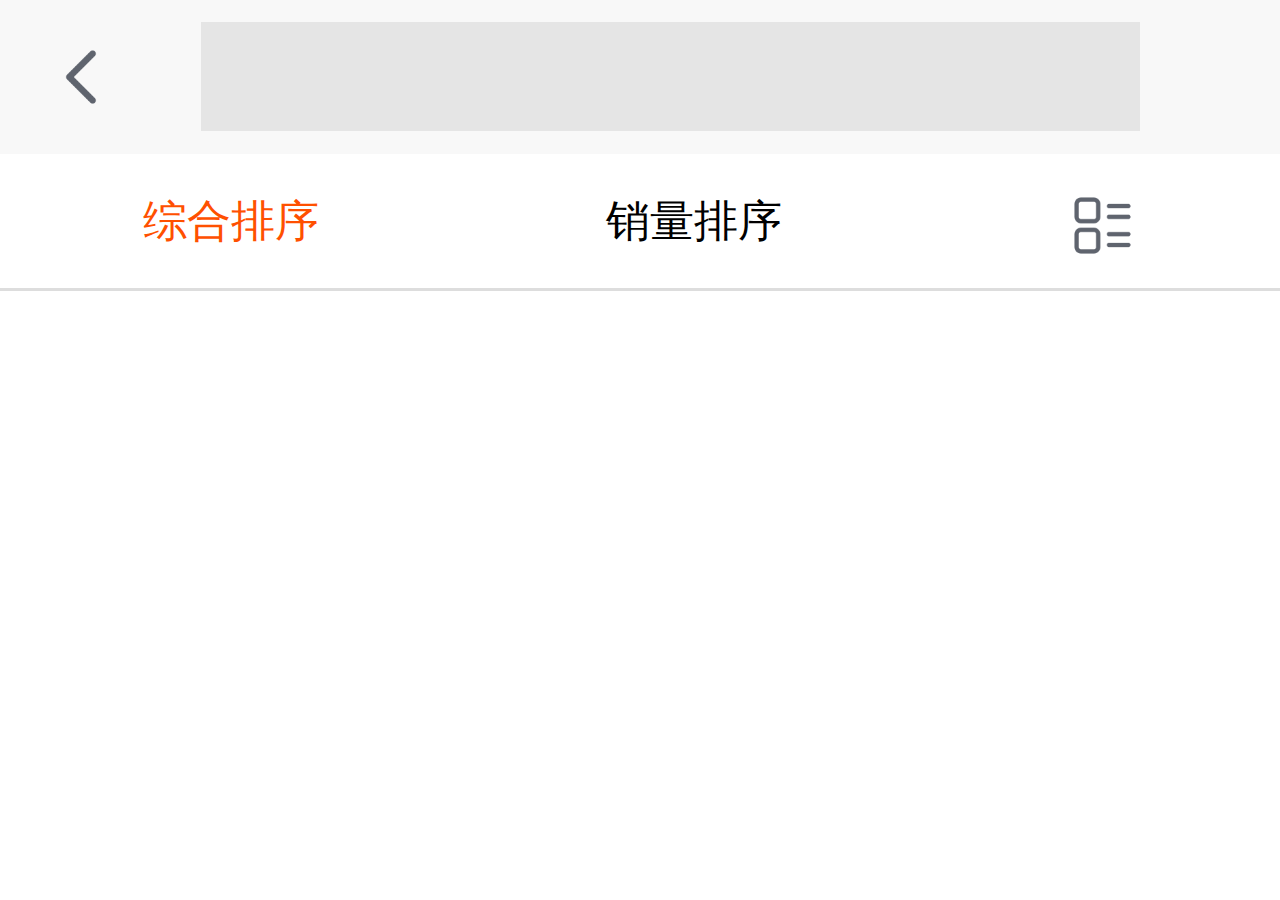
<file: goodsList.html>
<!DOCTYPE html>
<html lang="en">
<head>
	<meta charset="UTF-8">
	<meta name='viewport' content="width=device-width,initial-scale=1,user-scalable=no">
	<title>淘宝-商品列表</title>
	<!-- <link rel="stylesheet" href="css/main.css"> -->
	<link rel="stylesheet" href="css/reset.css">
	<link rel="stylesheet" href="css/goodsList.css">
    <style>
  /*  .title ul li{
    	float:left;
    }*/
    </style>  
</head>
<body>
	<div class='search'>
		<span id='returnKey' class="icons"></span>
		<span class='search-frame'><input type="search"></span>	
	</div>
	<div class='title'>
	     <p class="synthetic-sort sort">综合排序</p>
	     <p class='sale-sort'>销量排序</p>
	     <p><span id='form-toggle' class="icons"></span></p>
	</div>
	<div class='main-commodity'>
	<!-- 	<div class='commodity'>
			<div class='pic'></div>
			<div class='detail'>
				<div>
				<p class="commodity-name"><span class=''></span>iPone6S磨砂手机软壳6Plus反重力保护手机促销</p>
				<p class="deliver-place">北京</p>
				<p><span class='ad'>广告</span><span class='postage'>包邮</span></p>
				<p class='current-price'>￥36.00</p>
				<p class='num'>1.3万人购买</p>
				</div>
			</div>
		</div> -->
	</div> 
	<script type="text/javascript" src="data/detail.js"></script>
	<script type="text/javascript" src="js/common.js"></script>
	<script type="text/javascript" src="js/goodsListScript.js"></script>
</body>
</html>
</file>
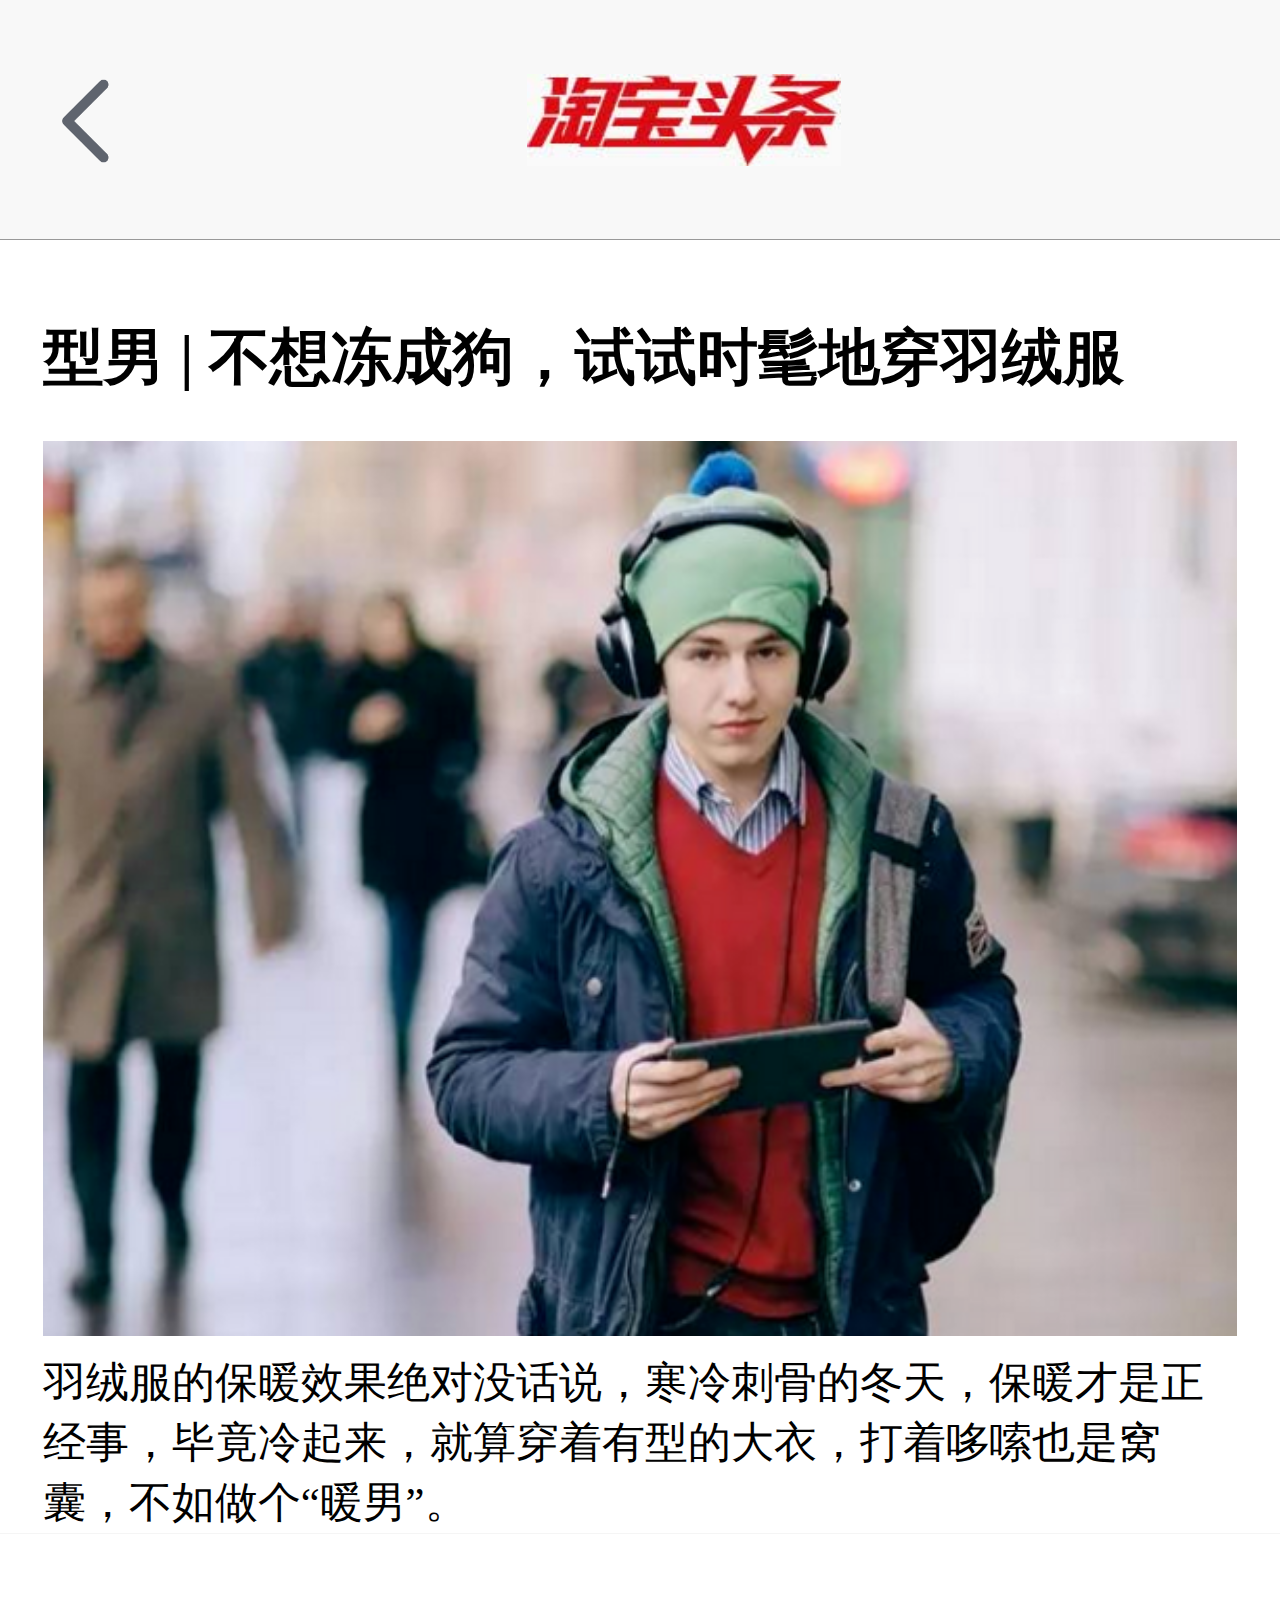
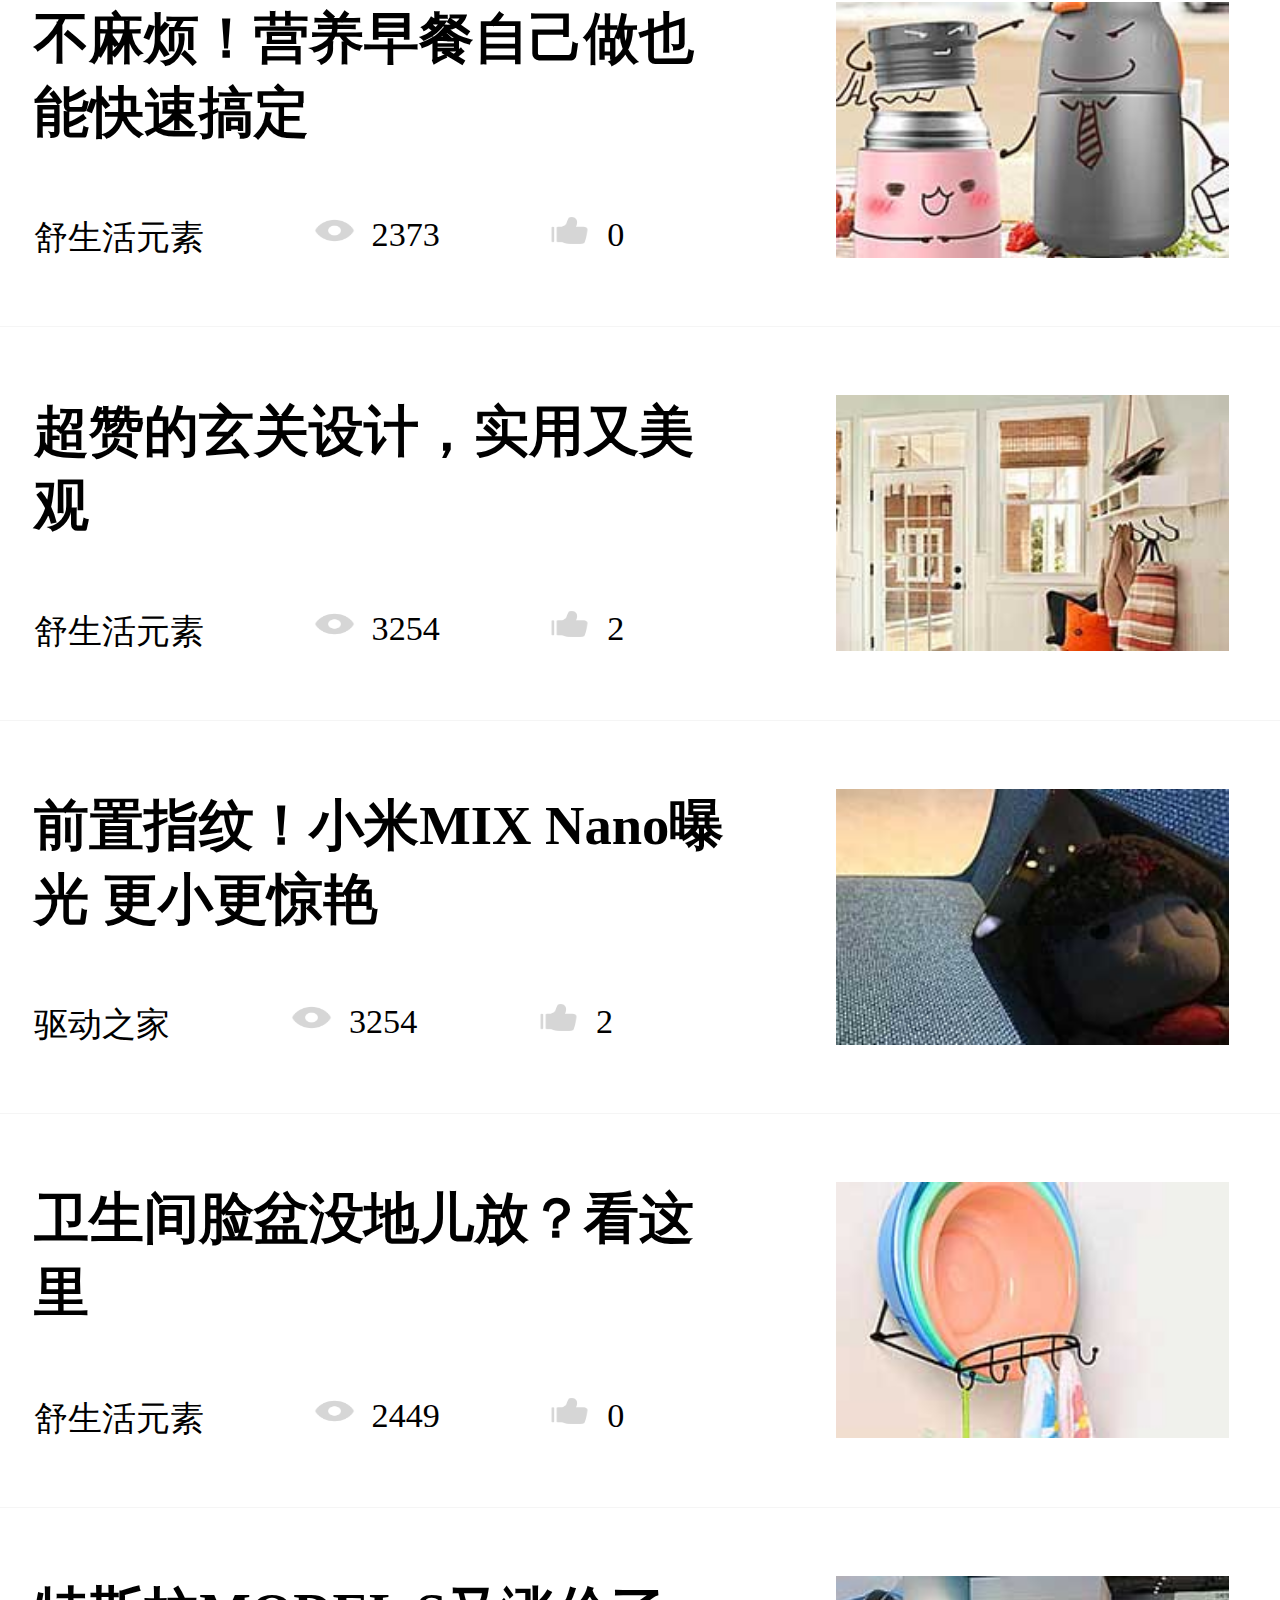
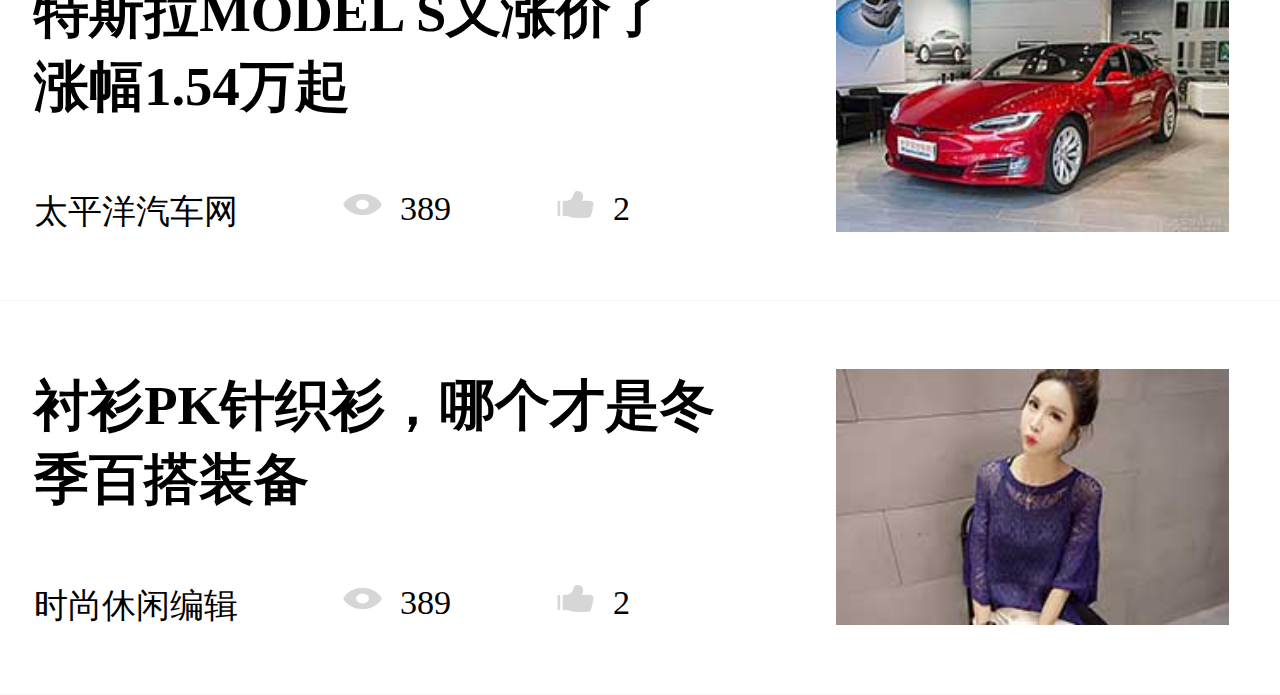
<file: news.html>
<!DOCTYPE html>
<html lang="en">
<head>
	<meta charset="UTF-8">
	<title>某宝-news</title>
	<meta name="viewport" content="width=device-width,user-scalable=no,initial-scale=1.0,maximum-scale=1.0,minimum-scale=1.0"/>
    <meta content="yes" name="apple-mobile-web-app-capable">
    <meta content="black" name="apple-mobile-web-app-status-bar-style">
    <meta content="telephone=no" name="format-detection">
    <meta content="email=no" name="format-detection">
    <link rel="stylesheet" type="text/css" href="css/reset.css">
    <link rel="stylesheet" type="text/css" href="css/news.css">

</head>
<body>
	<div id="news" class="news">
		<!-- 顶部固定部分 -->
		<header class="fix clearfix">
			<a class="back fl" href="index.html"></a><!-- 返回按钮 -->
			<!-- <h1>淘宝头条</h1>页面标题 -->
			<img src="img/newsList/toutiao.jpg" alt="">
		</header>
		<!-- 主体部分 -->
		<div class="topLine">
			<!-- 直播 -->
			<div class="direct">
				<!-- <a href="javascript:;">
					<h3>SIZE直播|Curry3 实战测评</h3>
					<img src="img/newsList/zb_bg.png" />
					<p>实战测评实战测评实战测评实战测评实战测评实战测评实战测评实战测评实战测评实战测评实战测评实战测评实战测评实战测评实战测评实战测评实战测评实战测评</p>
				</a> -->
			</div>
			<!-- news list -->
			<div class="list">
				<ul>
					<li>
						<!-- <a href="javascript:;">
							<div class="detail">
								<h3>学会这5个好习惯，加速瘦身</h3>
							
								<div>
									<span>杭州青年报</span>
									<span><i class="visit icons"></i>5955</span>
									<span><i class="good icons"></i>1233</span>
								</div>
								
							</div>							
							<img src="img/newsList/6.png" height="150" width="230">
						</a> -->
					</li>
				</ul>
			</div>
		</div>
	</div>
	<script type="text/javascript" src="data/newsList.js"></script>
	<script type="text/javascript" src="js/common.js"></script>
	<script type="text/javascript" src="js/newsScript.js"></script>
</body>
</html>
</file>
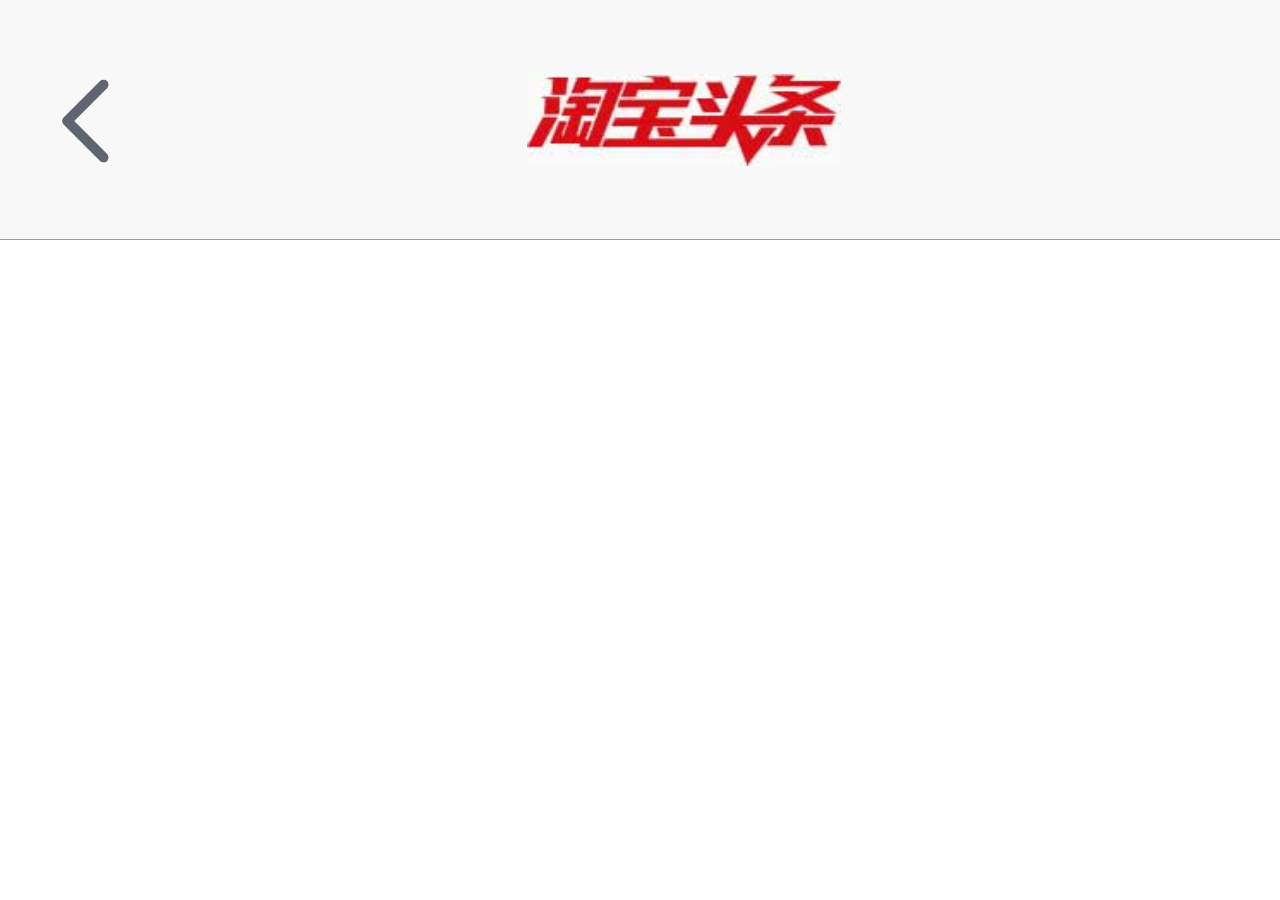
<file: newsDetail.html>
<!DOCTYPE html>
<html lang="en">
<head>
	<meta charset="UTF-8">
	<title>newsDetail</title>
	<meta name="viewport" content="width=device-width,user-scalable=no,initial-scale=1.0,maximum-scale=1.0,minimum-scale=1.0"/>
    <meta content="yes" name="apple-mobile-web-app-capable">
    <meta content="black" name="apple-mobile-web-app-status-bar-style">
    <meta content="telephone=no" name="format-detection">
    <meta content="email=no" name="format-detection">
    <link rel="stylesheet" type="text/css" href="css/reset.css">
	 <link rel="stylesheet" type="text/css" href="css/news.css">
	
</head>
<body>
	<div id="newsDetail" class="news">
		<!-- 顶部固定部分 -->
		<header class="fix clearfix">
			<a class="back fl" href="news.html"></a><!-- 返回按钮 -->
			<img src="img/newsList/toutiao.jpg" alt="">
		</header>
		<!-- 文章正文部分 -->
		<div class="article">
			<!-- <h1>没有时间怎么</h1>
			<p>早上想吃健康美味早餐，可是没有时间怎么办？用焖烧杯呀，小小的一个大肚杯，光外形看着就很可爱。前一天晚上睡觉的时候就可以把食材放进去，早起两分钟，吃完健康美味的早餐再上班。还可以带到公司，午饭也能帮你焖烧哦</p>
			<div>
				<img src="img/news/11.jpg" alt="">
			</div> -->
		</div>
	</div>
	<script type="text/javascript" src="data/newsList.js"></script>
	<script type="text/javascript" src="js/common.js"></script>
	<script type="text/javascript" src="js/newsDetailScript.js"></script>
	
</body>
</html>
</file>
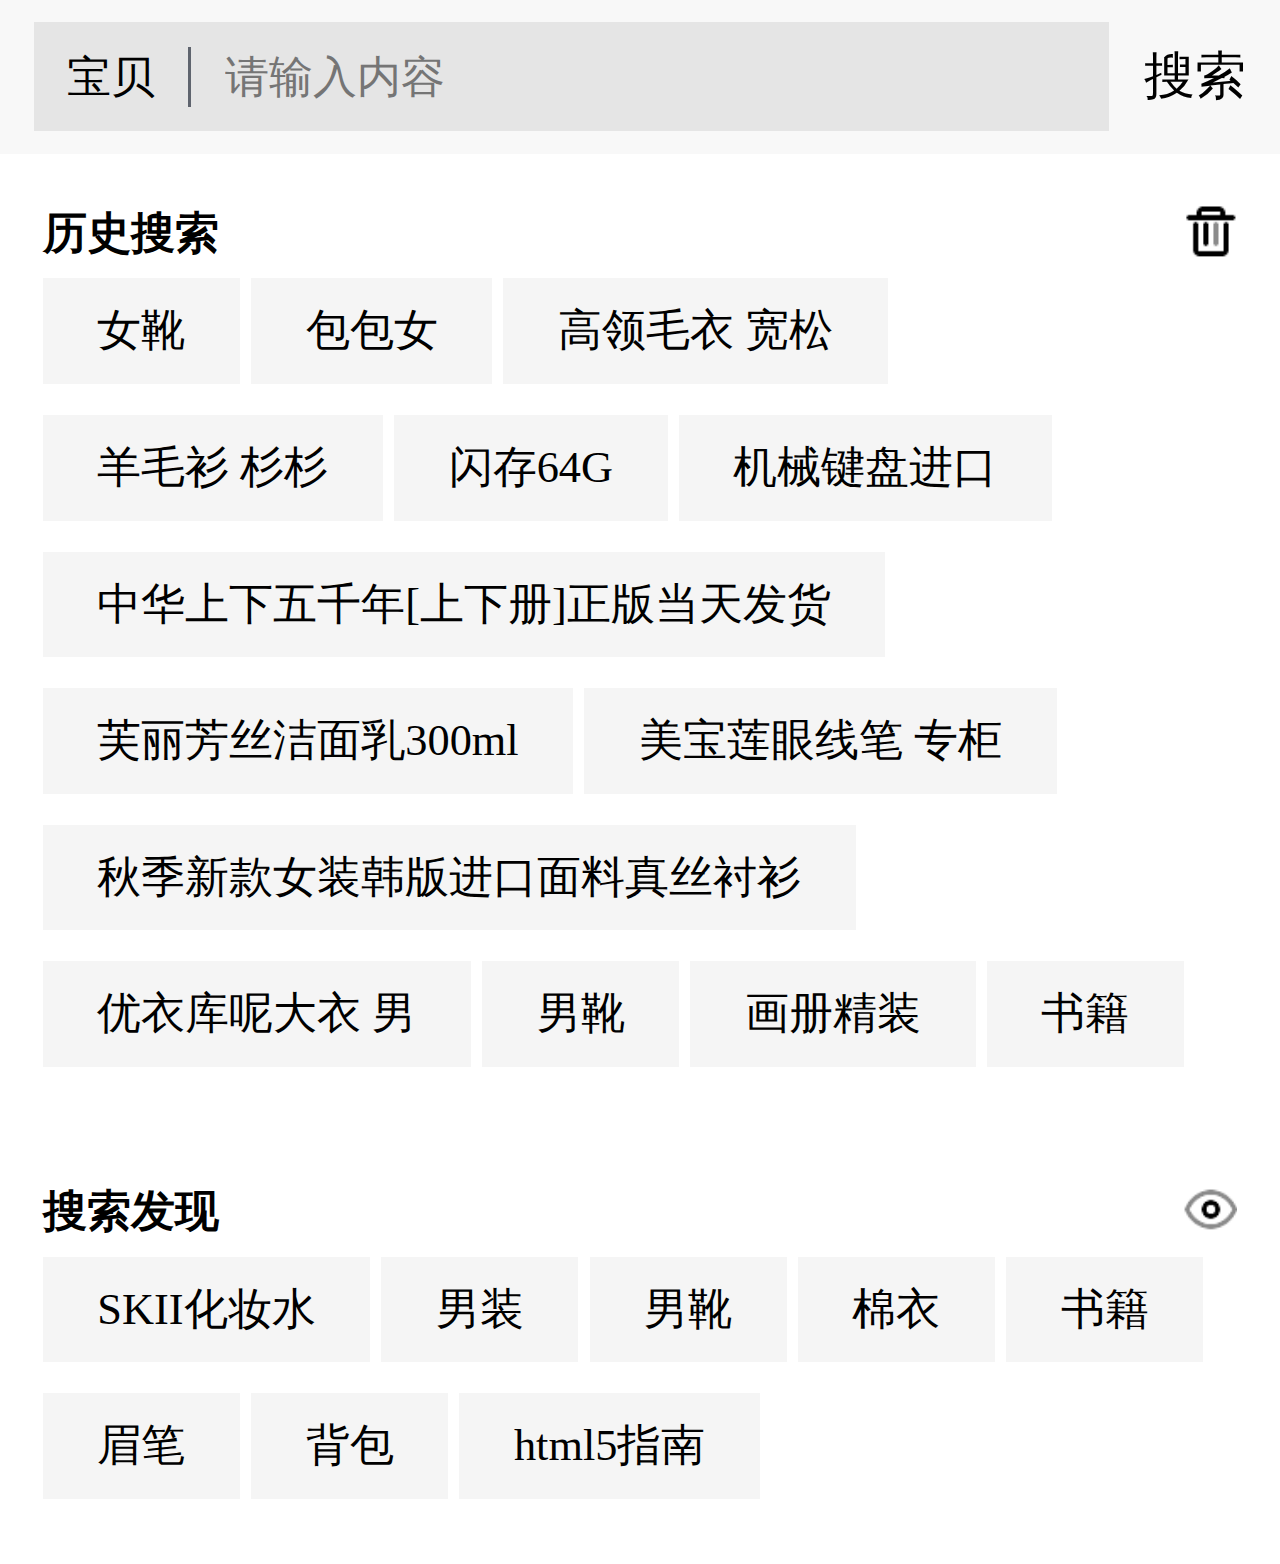
<file: search.html>
<!DOCTYPE html>
<html lang="en">
<head>
	<meta charset="UTF-8">
	<meta name='viewport' content="width=device-width,initial-scale=1,user-scalable=no">
	<title>淘宝-搜索页</title>
	<link rel="stylesheet" href="css/search.css">
	<link rel="stylesheet" href="css/reset.css">
</head>
<body>
	<!-- 搜索头 -->
	<div id='main'>
	<div id='title'>
		<div id='search-frame'>
			<div><p>宝贝</p></div>
			<div>
				<input type="text" placeholder="请输入内容" class='header-search-input' autocomplete="off" @input="inquiry" v-model='text'/>
			</div>
			<!-- <div><span></span></div> -->
		</div>
		<div id='search-btn'>搜索</div>
	</div>
	<!-- 主内容 -->
	<div id='content'>
		<!-- 历史纪录 -->
		<div id='contentOff' v-show="text==''">
			<div id='history'>
				<div><p>历史搜索</p><div class='deleteIcon' @touchend='historyonoff=false'></div></div>
				<div style='width:100%'v-show='historyonoff'>
				<span class='historical-data'>女靴</span>
				<span class='historical-data'>包包女</span>
				<span class='historical-data'>高领毛衣 宽松</span>
				<span class='historical-data'>羊毛衫 杉杉</span>
				<span class='historical-data'>闪存64G</span>
				<span class='historical-data'>机械键盘进口</span>
				<span class='historical-data'>中华上下五千年[上下册]正版当天发货</span>
				<span class='historical-data'>芙丽芳丝洁面乳300ml</span>
				<span class='historical-data'>美宝莲眼线笔 专柜</span>
				<span class='historical-data'>秋季新款女装韩版进口面料真丝衬衫</span>
				<span class='historical-data'>优衣库呢大衣 男</span>
				<span class='historical-data'>男靴</span>
				<span class='historical-data'>画册精装</span>
				<span class='historical-data'>书籍</span>
				</div>
			</div>
			<!-- 搜索发现 -->
			<div id='searchFind'>
				<div><p>搜索发现</p><div class='searchAttention' @touchend='searchFindonoff=!searchFindonoff'></div></div>
					<div style='width:100%' v-show='searchFindonoff'>
					<span class='historical-data'>SKII化妆水</span>
					<span class='historical-data'>男装</span>
					<span class='historical-data'>男靴</span>
					<span class='historical-data'>棉衣</span>
					<span class='historical-data'>书籍</span>
					<span class='historical-data'>眉笔</span>
					<span class='historical-data'>背包</span>
					<span class='historical-data'>html5指南</span>
					</div>
			</div>
		</div>
		<div id='contentOn' v-show="text!=''">
			<div id='searchContent'>
	            <ul id='searchList'>
	            <li v-for='mes in inquiryMes' @touchend='substituteMes(mes)' v-html='mes'></li>
	            </ul>
            </div>
		</div>
	</div>
	</div>
	<script src='js/common.js'></script>
	<script src='js/vue.js'></script>
	<script src='js/search.js'></script>
	<script>
		var searchBtn = document.getElementById('search-btn');
		jump(searchBtn,'goodsList.html#0');
	</script>
</body>
</html>
</file>
<file: css/goodsList.css>
* {
  font-size: 0.52rem;
}
.border-bottom {
  border-bottom: 0.04rem solid #ddd;
}
.background-size {
  background-size: 100% 100%;
}
.search {
  display: flex;
  /*Flex布局*/
  display: -webkit-flex;
  /* Safari */
  align-items: center;
  /*指定垂直居中*/
  width: 100%;
  height: 1.8rem;
  background: #f8f8f8;
  position: fixed;
  top: 0;
  left: 0;
  right: 0;
  border-bottom: 0.04rem solid #ddd;
}
.search #returnKey {
  margin-left: 0.56rem;
  width: 0.8rem;
  height: 0.8rem;
  background: url(../img/icons/back.png) no-repeat;
  background-size: 100% 100%;
}
.search .search-frame {
  margin: 0 0.74rem 0 1rem;
}
.search .search-frame input {
  width: 11rem;
  height: 1.28rem;
  background: #e5e5e5;
}
.title {
  position: fixed;
  top: 1.8rem;
  left: 0;
  right: 0;
  display: box;
  /*Flex布局*/
  display: -webkit-box;
  /* Safari */
  align-items: center;
  /*指定垂直居中*/
  width: 100%;
  height: 1.58rem;
  font-size: 0.52rem;
  background: #fff;
  border-bottom: 0.04rem solid #ddd;
}
.title p {
  display: block;
  -webkit-box-flex: 1;
  text-align: center;
  line-height: 1.58rem;
}
.title p.sort {
  color: #ff5000;
}
.title #form-toggle {
  display: inline-block;
  width: 0.8rem;
  height: 0.8rem;
  background-image: url(../img/icons/list.png);
  vertical-align: middle;
}
.main-commodity {
  padding-top: 3.38rem;
}
.main-commodity .commodity {
  width: 100%;
  height: 5.12rem;
  margin-top: 0.4rem;
  border-bottom: 0.04rem solid #ddd;
}
.main-commodity .commodity .pic {
  float: left;
  width: 5rem;
  height: 5rem;
}
.main-commodity .commodity .pic img {
  width: 5rem;
  height: 5rem;
}
.main-commodity .commodity .detail {
  display: inline-block;
  margin-top: 0.52rem;
  margin-left: 0.48rem;
  width: 9.4rem;
  height: 4.58rem;
  background: #fff;
}
.main-commodity .commodity .detail .commodity-name {
  height: 1.35rem;
  overflow: hidden;
  text-overflow: ellipsis;
}
.main-commodity .commodity .detail div {
  width: 9.24rem;
}
.main-commodity .commodity .detail p {
  margin-bottom: 0.4rem;
}
.main-commodity .commodity .detail p span {
  margin-right: 0.2rem;
  width: 1.2rem;
  height: 0.48rem;
  line-height: 0.48rem;
  text-align: center;
  border-radius: 0.04rem;
}
.main-commodity .commodity .detail .deliver-place {
  color: #a5a5a5;
}
.main-commodity .commodity .detail .ad {
  display: inline-block;
  font-size: 0.32rem;
  border: 0.02rem solid #ccc;
}
.main-commodity .commodity .detail .postage {
  display: inline-block;
  font-size: 0.32rem;
  border: 0.02rem solid #ff5000;
  background: #ff5000;
}
.main-commodity .commodity .detail .current-price {
  display: inline-block;
  color: #ff5000;
}
.main-commodity .commodity .detail .num {
  display: inline-block;
  color: #a4a4a4;
  padding-left: 1rem;
}
.main-commodity .commodity-items {
  background: #fff;
  width: 7.42rem;
  float: left;
  border-bottom: 2px solid #d9d9d9;
  margin-bottom: 0.14rem;
}
.main-commodity .commodity-items img {
  width: 7.42rem;
  height: 7.42rem;
}
.main-commodity .commodity-items .good-title {
  height: 1.68rem;
  font-size: 0.52rem;
  line-height: 0.92rem;
  color: #333;
  padding: 0 0.36rem;
  overflow: hidden;
  text-overflow: ellipsis;
  margin-bottom: 0.2rem;
}
.main-commodity .commodity-items .other {
  padding-left: 0.3rem;
}
.main-commodity .commodity-items .other .ad {
  display: inline-block;
  font-size: 0.32rem;
  border: 0.02rem solid #ccc;
}
.main-commodity .commodity-items .other .postage {
  display: inline-block;
  font-size: 0.32rem;
  border: 0.02rem solid #ff5000;
  background: #ff5000;
  margin-left: 0.4rem;
}
.main-commodity .commodity-items .price {
  padding: 0.46rem 0.36rem;
}
.main-commodity .commodity-items .price span {
  font-size: 0.32rem;
  color: #ff5000;
  float: left;
}
.main-commodity .commodity-items .price span em {
  font-size: 0.6rem;
}
.main-commodity .commodity-items .price b {
  color: #a8a8a8;
  font-size: 0.4rem;
  float: right;
}
</file>
<file: css/news.css>
/* fix样式 */
/* news部分 */
.news {
  padding-top: 2.8rem;
}
.news .fix {
  position: fixed;
  top: 0;
  left: 0;
  right: 0;
  width: 100%;
  height: 2.8rem;
  line-height: 2.8rem;
  z-index: 30;
  background: #f8f8f8;
  border-bottom: 0.02rem solid #999;
  text-align: center;
}
.news .fix .back {
  width: 1.24rem;
  height: 1.24rem;
  border-radius: 50%;
  margin: 0.8rem 0.4rem;
  background-image: url(../img/icons/back.png);
  background-size: 100%;
}
.news .fix img {
  vertical-align: middle;
  width: 3.68rem;
  height: 1.08rem;
  margin-left: -1rem;
}
.news .topLine {
  width: 15rem;
  background: #f8f8f8;
}
.news .topLine h2 {
  width: 14.6rem;
  height: 1.6rem;
  line-height: 1.6rem;
  padding-left: 0.4rem;
  background: #fff;
  color: #da0d15;
  font-size: 0.68rem;
  font-weight: bold;
  border-bottom: 0.1rem solid #da0d15;
}
.news .topLine .direct {
  width: 15rem;
  background: #fff;
  border-bottom: 1px solid #f5f5f5;
}
.news .topLine .direct a {
  display: block;
  width: 14rem;
  color: #000;
  padding-top: 0.6rem;
  margin-left: 0.5rem;
}
.news .topLine .direct a h3 {
  font-size: 0.72rem;
  font-weight: bold;
  padding: 0.3rem 0;
}
.news .topLine .direct a img {
  width: 100%;
  height: 100%;
  margin: 0.2rem 0;
}
.news .topLine .direct a p {
  font-size: 0.5rem;
  line-height: 0.7rem;
}
.news .topLine .list {
  background: #fff;
}
.news .topLine .list li {
  width: 14.2rem;
  height: 3rem;
  border-bottom: 1px solid #f5f5f5;
  padding: 0.8rem 0.4rem;
}
.news .topLine .list li a {
  display: inline-block;
  color: #000;
}
.news .topLine .list li a .detail {
  float: left;
  width: 8.2rem;
}
.news .topLine .list li a .detail h3 {
  font-size: 0.64rem;
  font-weight: bold;
  height: 2.5rem;
}
.news .topLine .list li a .detail div {
  display: -webkit-box;
}
.news .topLine .list li a .detail div p {
  font-size: 0.4rem;
  -webkit-box-flex: 1;
}
.news .topLine .list li a .detail div p i {
  display: inline-block;
  width: 0.48rem;
  height: 0.36rem;
  margin-right: 0.2rem;
}
.news .topLine .list li a .detail div p .visit {
  background-image: url(../img/icons/attention_fill.png);
}
.news .topLine .list li a .detail div p .good {
  background-image: url(../img/icons/appreciate_fill.png);
}
.news .topLine .list li a img {
  width: 4.6rem;
  height: 3rem;
  margin-left: 1.2rem;
}
.news .article {
  padding: 0.6rem;
}
.news .article h1 {
  text-align: center;
  padding: 0.4rem;
}
.news .article p {
  font-size: 0.7rem;
  line-height: 0.9rem;
  padding: 0.2rem;
}
.news .article div img {
  width: 100%;
}
</file>
<file: css/search.css>
* {
  font-size: 0.52rem;
}
#title {
  display: flex;
  display: -webkit-flex;
  align-items: center;
  width: 100%;
  height: 1.8rem;
  background: #f8f8f8;
}
#search-btn {
  flex: 2;
  display: inline-block;
  width: 1.28rem;
  font-size: 0.6rem;
  text-align: center;
}
#search-frame {
  felx: 13;
  display: flex;
  display: -webkit-flex;
  align-items: center;
  width: 12.6rem;
  height: 1.28rem;
  margin-left: 0.4rem;
  background: #e5e5e5;
}
#search-frame div {
  display: inline-block;
}
#search-frame div:nth-of-type(1) {
  flex: 10;
}
#search-frame div:nth-of-type(2) {
  flex: 50;
}
#search-frame div:nth-of-type(3) {
  flex: 9;
  height: 0.88rem;
}
#search-frame p {
  width: 1.8rem;
  height: 100%;
  text-align: center;
  margin-right: 0.4rem;
  border-right: 0.04rem solid #5f646e;
}
#search-frame input {
  width: 9.16rem;
  height: 100%;
  background-color: #e5e5e5;
}
#search-frame span {
  z-index: 999;
  width: 0.88rem;
  height: 0.88rem;
  background: url('../img/search-camera.png') no-repeat;
  background-size: 100% 100%;
}
#content {
  width: 100%;
}
#contentOff {
  display: ;
  width: 100%;
}
#history,
#searchFind {
  padding: 0.58rem 0.5rem;
}
#history div:nth-of-type(1) p,
#searchFind div:nth-of-type(1) p {
  display: inline-block;
  width: 2.36rem;
  font-weight: bold;
}
#history div:nth-of-type(1) div,
#searchFind div:nth-of-type(1) div {
  display: inline;
  float: right;
  width: 0.64rem;
  height: 0.64rem;
}
#history div:nth-of-type(1) .deleteIcon,
#searchFind div:nth-of-type(1) .deleteIcon {
  background: url('../img/icons/delete.png') no-repeat;
  background-size: 100% 100%;
}
#history div:nth-of-type(1) .searchAttention,
#searchFind div:nth-of-type(1) .searchAttention {
  background: url('../img/icons/attention.png') no-repeat;
  background-size: 100% 100%;
}
#history .historical-data,
#searchFind .historical-data {
  display: inline-block;
  height: 1.24rem;
  margin: 0.18rem 0;
  padding: 0 0.64rem;
  text-align: center;
  line-height: 1.24rem;
  background: #f5f5f5;
}
#contentOn {
  display: ;
  width: 100%;
}
#searchContent {
  padding: 0.58rem 0.5rem;
}
#searchList li {
  float: left;
  width: 100%;
  height: 1.72rem;
  line-height: 1.72rem;
  font-size: 0.56rem;
  border-bottom: 0.06rem solid #e9e9e9;
}
</file>
